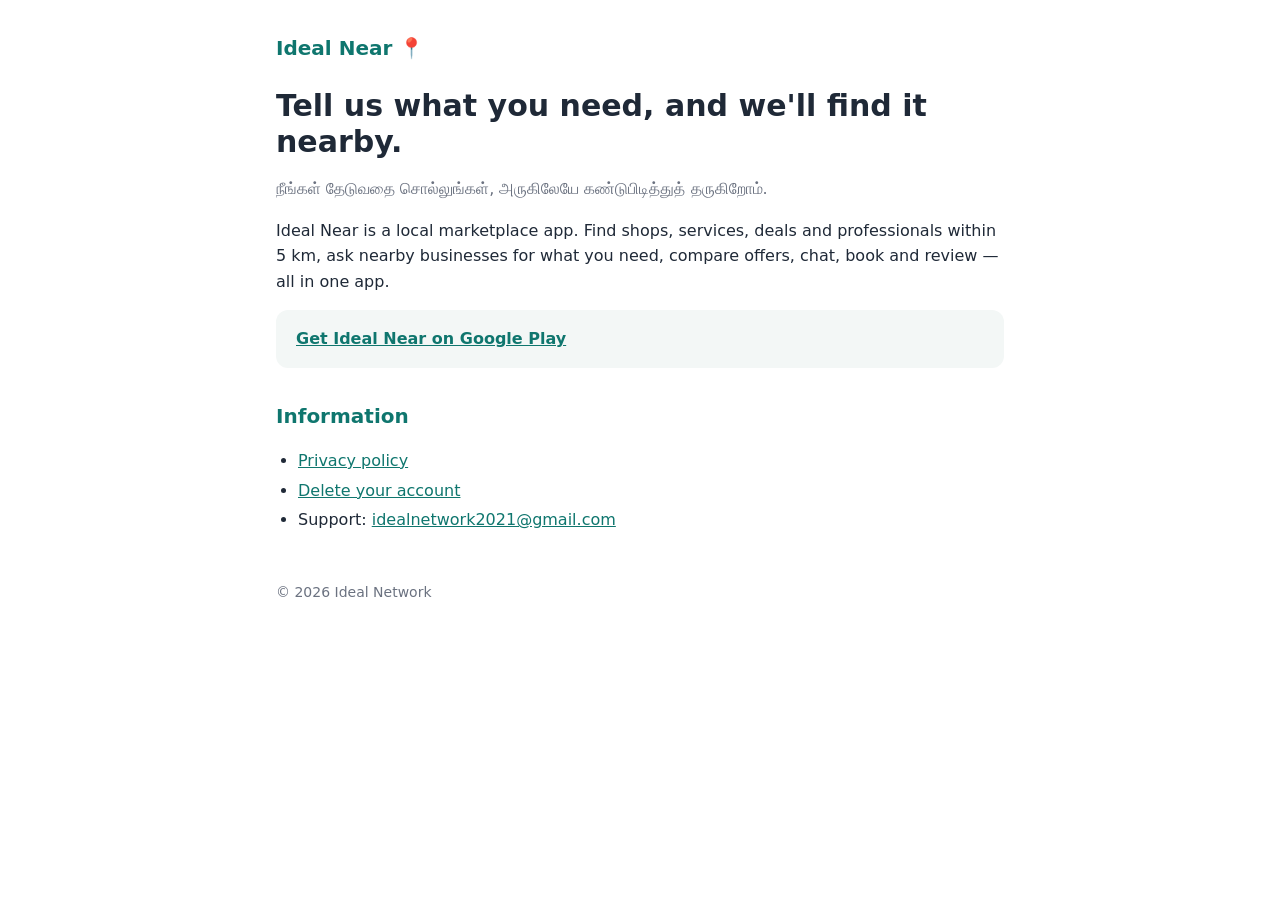
<file: index.html>
<!doctype html>
<html lang="en">
<head>
  <meta charset="utf-8">
  <meta name="viewport" content="width=device-width, initial-scale=1">
  <title>Ideal Near</title>
  <meta name="description" content="Tell us what you need, and we'll find it nearby.">
  <link rel="stylesheet" href="style.css">
</head>
<body>
<main>
  <header><a href="./">Ideal Near 📍</a></header>
  <h1>Tell us what you need, and we'll find it nearby.</h1>
  <p class="muted">நீங்கள் தேடுவதை சொல்லுங்கள், அருகிலேயே கண்டுபிடித்துத் தருகிறோம்.</p>

  <p>Ideal Near is a local marketplace app. Find shops, services, deals and professionals
  within 5 km, ask nearby businesses for what you need, compare offers, chat, book and review —
  all in one app.</p>

  <div class="card">
    <a href="https://play.google.com/store/apps/details?id=com.idealnear.ideal_near"><strong>Get Ideal Near on Google Play</strong></a>
  </div>

  <h2>Information</h2>
  <ul>
    <li><a href="privacy.html">Privacy policy</a></li>
    <li><a href="delete-account.html">Delete your account</a></li>
    <li>Support: <a href="mailto:idealnetwork2021@gmail.com">idealnetwork2021@gmail.com</a></li>
  </ul>

  <footer>© 2026 Ideal Network</footer>
</main>
</body>
</html>
</file>
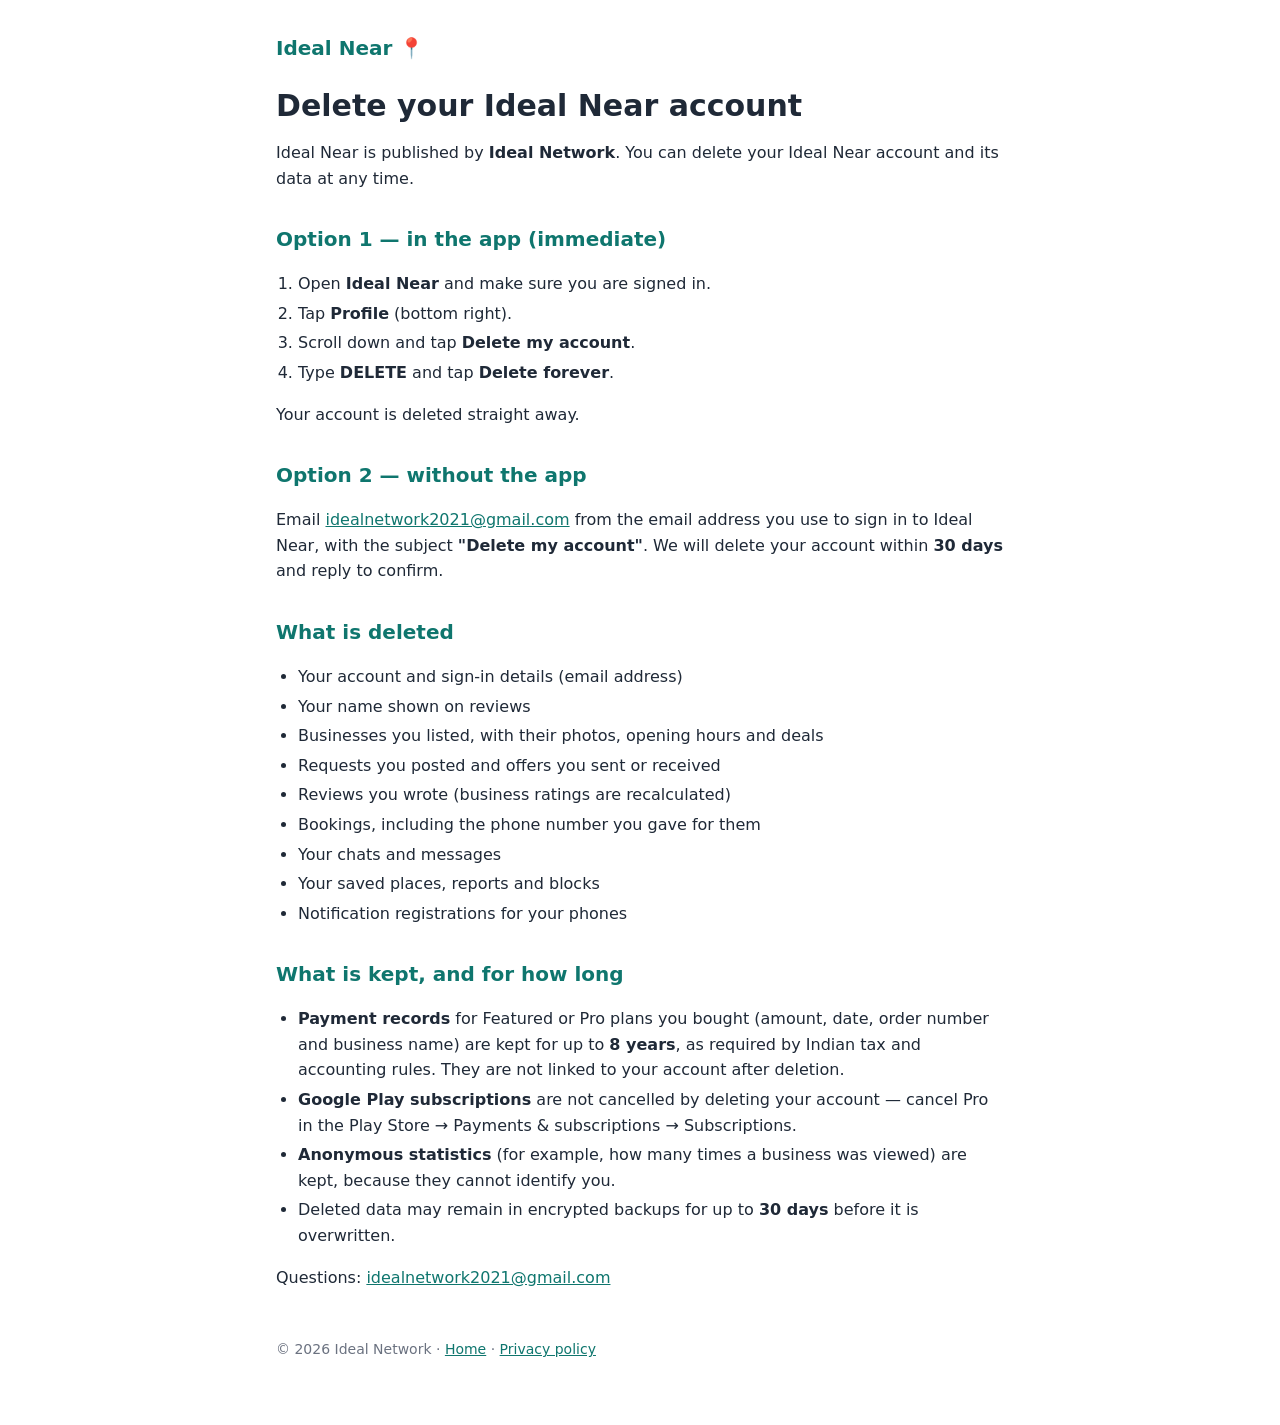
<file: delete-account.html>
<!doctype html>
<html lang="en">
<head>
  <meta charset="utf-8">
  <meta name="viewport" content="width=device-width, initial-scale=1">
  <title>Delete Account · Ideal Near</title>
  <link rel="stylesheet" href="style.css">
</head>
<body>
<main>
  <header><a href="./">Ideal Near 📍</a></header>
  <h1>Delete your Ideal Near account</h1>
  <p>Ideal Near is published by <strong>Ideal Network</strong>. You can delete your Ideal Near
  account and its data at any time.</p>

  <h2>Option 1 — in the app (immediate)</h2>
  <ol>
    <li>Open <strong>Ideal Near</strong> and make sure you are signed in.</li>
    <li>Tap <strong>Profile</strong> (bottom right).</li>
    <li>Scroll down and tap <strong>Delete my account</strong>.</li>
    <li>Type <strong>DELETE</strong> and tap <strong>Delete forever</strong>.</li>
  </ol>
  <p>Your account is deleted straight away.</p>

  <h2>Option 2 — without the app</h2>
  <p>Email <a href="mailto:idealnetwork2021@gmail.com?subject=Delete%20my%20account">idealnetwork2021@gmail.com</a>
  from the email address you use to sign in to Ideal Near, with the subject
  <strong>"Delete my account"</strong>. We will delete your account within <strong>30 days</strong>
  and reply to confirm.</p>

  <h2>What is deleted</h2>
  <ul>
    <li>Your account and sign-in details (email address)</li>
    <li>Your name shown on reviews</li>
    <li>Businesses you listed, with their photos, opening hours and deals</li>
    <li>Requests you posted and offers you sent or received</li>
    <li>Reviews you wrote (business ratings are recalculated)</li>
    <li>Bookings, including the phone number you gave for them</li>
    <li>Your chats and messages</li>
    <li>Your saved places, reports and blocks</li>
    <li>Notification registrations for your phones</li>
  </ul>

  <h2>What is kept, and for how long</h2>
  <ul>
    <li><strong>Payment records</strong> for Featured or Pro plans you bought (amount, date, order number
      and business name) are kept for up to <strong>8 years</strong>, as required by Indian tax and
      accounting rules. They are not linked to your account after deletion.</li>
    <li><strong>Google Play subscriptions</strong> are not cancelled by deleting your account — cancel
      Pro in the Play Store → Payments &amp; subscriptions → Subscriptions.</li>
    <li><strong>Anonymous statistics</strong> (for example, how many times a business was viewed) are
      kept, because they cannot identify you.</li>
    <li>Deleted data may remain in encrypted backups for up to <strong>30 days</strong> before it is
      overwritten.</li>
  </ul>

  <p>Questions: <a href="mailto:idealnetwork2021@gmail.com">idealnetwork2021@gmail.com</a></p>

  <footer>© 2026 Ideal Network · <a href="./">Home</a> · <a href="privacy.html">Privacy policy</a></footer>
</main>
</body>
</html>
</file>
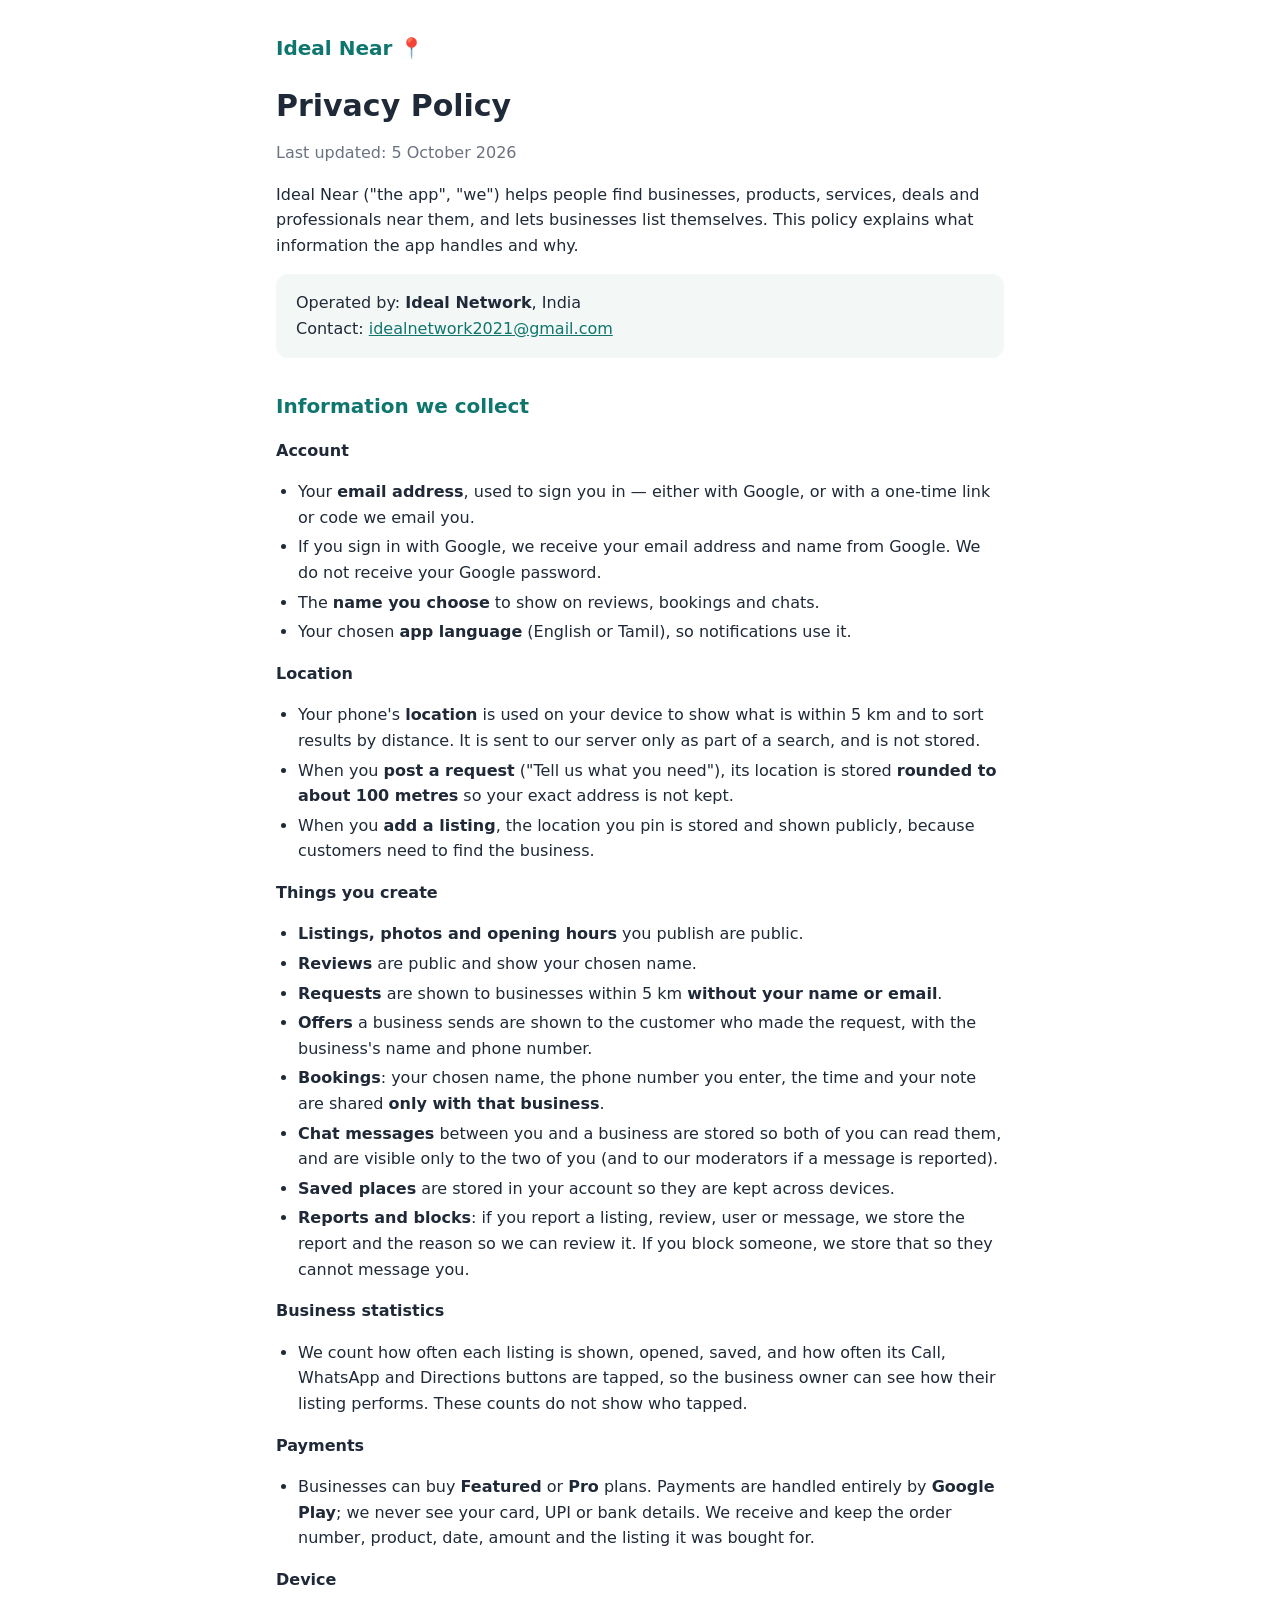
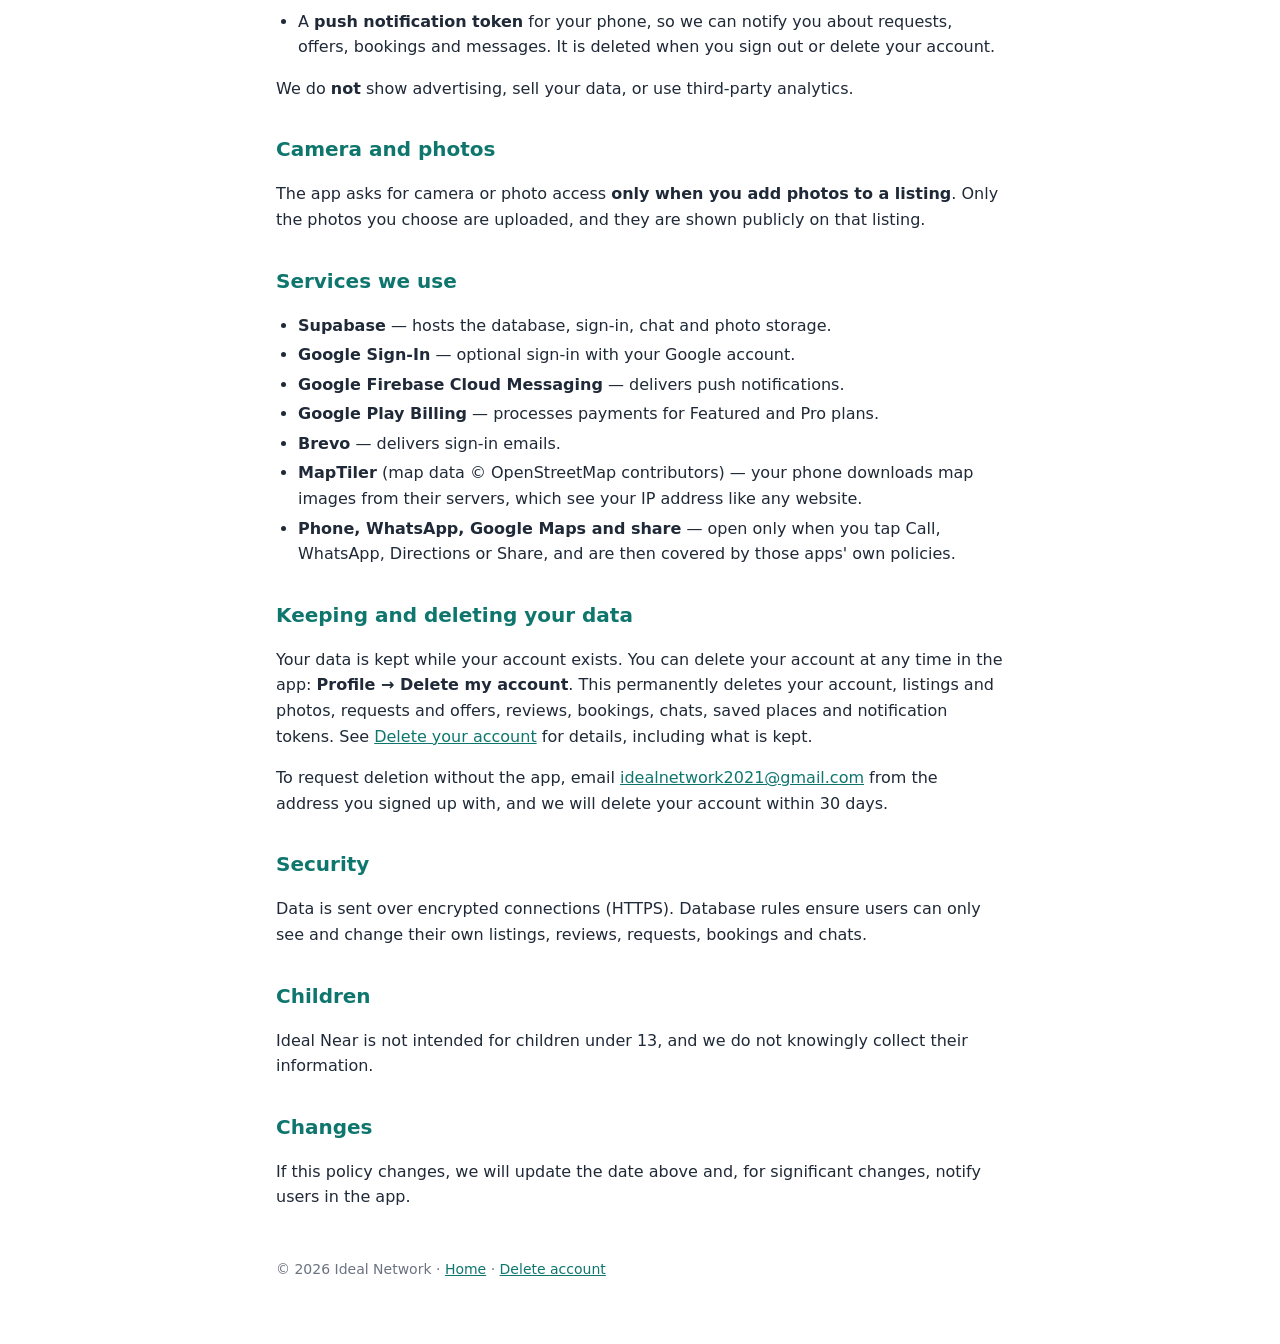
<file: privacy.html>
<!doctype html>
<html lang="en">
<head>
  <meta charset="utf-8">
  <meta name="viewport" content="width=device-width, initial-scale=1">
  <title>Privacy Policy · Ideal Near</title>
  <link rel="stylesheet" href="style.css">
</head>
<body>
<main>
  <header><a href="./">Ideal Near 📍</a></header>
  <h1>Privacy Policy</h1>
  <p class="muted">Last updated: 5 October 2026</p>

  <p>Ideal Near ("the app", "we") helps people find businesses, products, services, deals and
  professionals near them, and lets businesses list themselves. This policy explains what
  information the app handles and why.</p>

  <div class="card">
    Operated by: <strong>Ideal Network</strong>, India<br>
    Contact: <a href="mailto:idealnetwork2021@gmail.com">idealnetwork2021@gmail.com</a>
  </div>

  <h2>Information we collect</h2>
  <p><strong>Account</strong></p>
  <ul>
    <li>Your <strong>email address</strong>, used to sign you in — either with Google, or with a
      one-time link or code we email you.</li>
    <li>If you sign in with Google, we receive your email address and name from Google. We do not
      receive your Google password.</li>
    <li>The <strong>name you choose</strong> to show on reviews, bookings and chats.</li>
    <li>Your chosen <strong>app language</strong> (English or Tamil), so notifications use it.</li>
  </ul>

  <p><strong>Location</strong></p>
  <ul>
    <li>Your phone's <strong>location</strong> is used on your device to show what is within 5 km and
      to sort results by distance. It is sent to our server only as part of a search, and is not stored.</li>
    <li>When you <strong>post a request</strong> ("Tell us what you need"), its location is stored
      <strong>rounded to about 100 metres</strong> so your exact address is not kept.</li>
    <li>When you <strong>add a listing</strong>, the location you pin is stored and shown publicly,
      because customers need to find the business.</li>
  </ul>

  <p><strong>Things you create</strong></p>
  <ul>
    <li><strong>Listings, photos and opening hours</strong> you publish are public.</li>
    <li><strong>Reviews</strong> are public and show your chosen name.</li>
    <li><strong>Requests</strong> are shown to businesses within 5 km <strong>without your name or email</strong>.</li>
    <li><strong>Offers</strong> a business sends are shown to the customer who made the request, with
      the business's name and phone number.</li>
    <li><strong>Bookings</strong>: your chosen name, the phone number you enter, the time and your note
      are shared <strong>only with that business</strong>.</li>
    <li><strong>Chat messages</strong> between you and a business are stored so both of you can read them,
      and are visible only to the two of you (and to our moderators if a message is reported).</li>
    <li><strong>Saved places</strong> are stored in your account so they are kept across devices.</li>
    <li><strong>Reports and blocks</strong>: if you report a listing, review, user or message, we store
      the report and the reason so we can review it. If you block someone, we store that so they cannot
      message you.</li>
  </ul>

  <p><strong>Business statistics</strong></p>
  <ul>
    <li>We count how often each listing is shown, opened, saved, and how often its Call, WhatsApp
      and Directions buttons are tapped, so the business owner can see
      how their listing performs. These counts do not show who tapped.</li>
  </ul>

  <p><strong>Payments</strong></p>
  <ul>
    <li>Businesses can buy <strong>Featured</strong> or <strong>Pro</strong> plans. Payments are handled
      entirely by <strong>Google Play</strong>; we never see your card, UPI or bank details. We receive
      and keep the order number, product, date, amount and the listing it was bought for.</li>
  </ul>

  <p><strong>Device</strong></p>
  <ul>
    <li>A <strong>push notification token</strong> for your phone, so we can notify you about requests,
      offers, bookings and messages. It is deleted when you sign out or delete your account.</li>
  </ul>

  <p>We do <strong>not</strong> show advertising, sell your data, or use third-party analytics.</p>

  <h2>Camera and photos</h2>
  <p>The app asks for camera or photo access <strong>only when you add photos to a listing</strong>.
  Only the photos you choose are uploaded, and they are shown publicly on that listing.</p>

  <h2>Services we use</h2>
  <ul>
    <li><strong>Supabase</strong> — hosts the database, sign-in, chat and photo storage.</li>
    <li><strong>Google Sign-In</strong> — optional sign-in with your Google account.</li>
    <li><strong>Google Firebase Cloud Messaging</strong> — delivers push notifications.</li>
    <li><strong>Google Play Billing</strong> — processes payments for Featured and Pro plans.</li>
    <li><strong>Brevo</strong> — delivers sign-in emails.</li>
    <li><strong>MapTiler</strong> (map data © OpenStreetMap contributors) — your phone downloads map
      images from their servers, which see your IP address like any website.</li>
    <li><strong>Phone, WhatsApp, Google Maps and share</strong> — open only when you tap Call, WhatsApp,
      Directions or Share, and are then covered by those apps' own policies.</li>
  </ul>

  <h2>Keeping and deleting your data</h2>
  <p>Your data is kept while your account exists. You can delete your account at any time in the
  app: <strong>Profile → Delete my account</strong>. This permanently deletes your account, listings
  and photos, requests and offers, reviews, bookings, chats, saved places and notification tokens.
  See <a href="delete-account.html">Delete your account</a> for details, including what is kept.</p>
  <p>To request deletion without the app, email
  <a href="mailto:idealnetwork2021@gmail.com">idealnetwork2021@gmail.com</a> from the address you
  signed up with, and we will delete your account within 30 days.</p>

  <h2>Security</h2>
  <p>Data is sent over encrypted connections (HTTPS). Database rules ensure users can only see and
  change their own listings, reviews, requests, bookings and chats.</p>

  <h2>Children</h2>
  <p>Ideal Near is not intended for children under 13, and we do not knowingly collect their
  information.</p>

  <h2>Changes</h2>
  <p>If this policy changes, we will update the date above and, for significant changes, notify
  users in the app.</p>

  <footer>© 2026 Ideal Network · <a href="./">Home</a> · <a href="delete-account.html">Delete account</a></footer>
</main>
</body>
</html>
</file>
<file: style.css>
:root {
  --brand: #0F766E;
  --ink: #1f2937;
  --muted: #6b7280;
  --bg: #ffffff;
  --card: #f3f7f6;
}
@media (prefers-color-scheme: dark) {
  :root { --brand: #5eead4; --ink: #e5e7eb; --muted: #9ca3af; --bg: #111827; --card: #1f2937; }
}
* { box-sizing: border-box; }
body {
  margin: 0;
  background: var(--bg);
  color: var(--ink);
  font: 16px/1.6 system-ui, -apple-system, "Segoe UI", Roboto, "Noto Sans Tamil", sans-serif;
}
main { max-width: 760px; margin: 0 auto; padding: 32px 16px 64px; }
header a { color: var(--brand); font-weight: 700; font-size: 20px; text-decoration: none; }
h1 { font-size: 30px; line-height: 1.2; margin: 24px 0 4px; }
h2 { font-size: 20px; margin: 32px 0 8px; color: var(--brand); }
a { color: var(--brand); }
.muted { color: var(--muted); }
.card { background: var(--card); border-radius: 12px; padding: 16px 20px; margin: 16px 0; }
ul, ol { padding-left: 22px; }
li { margin: 4px 0; }
footer { margin-top: 48px; color: var(--muted); font-size: 14px; }
</file>
